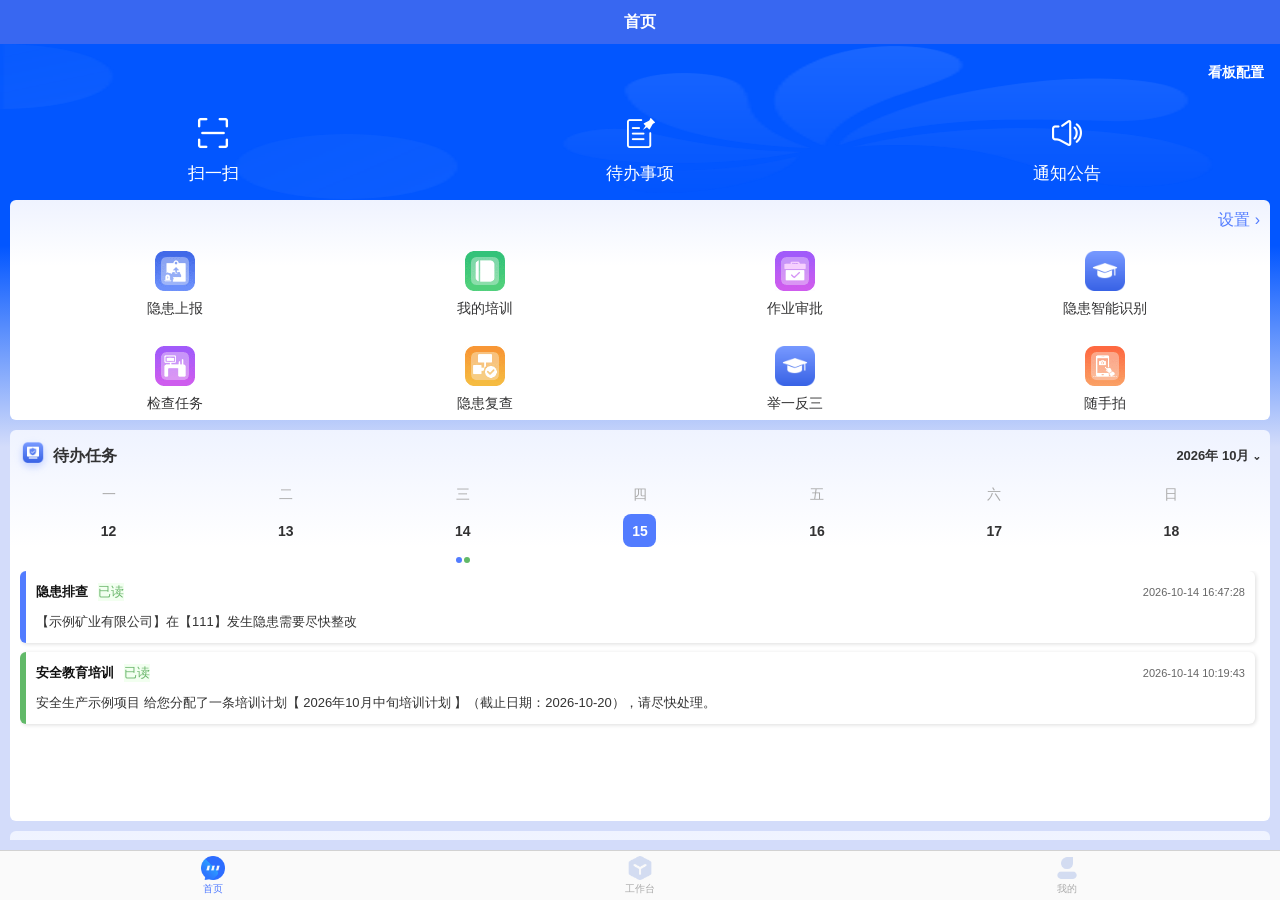
<file: index.html>
<!doctype html>
<html lang="zh-CN"><head><meta charset="UTF-8"><meta name="viewport" content="width=device-width, initial-scale=1, viewport-fit=cover"><title>首页</title><link rel="stylesheet" href="styles/global.css"><link rel="stylesheet" href="styles/home.css"><link rel="stylesheet" href="styles/me.css"></head><body data-entry="home"><div id="app"></div><script type="module" src="modules/home.js"></script></body></html>
</file>
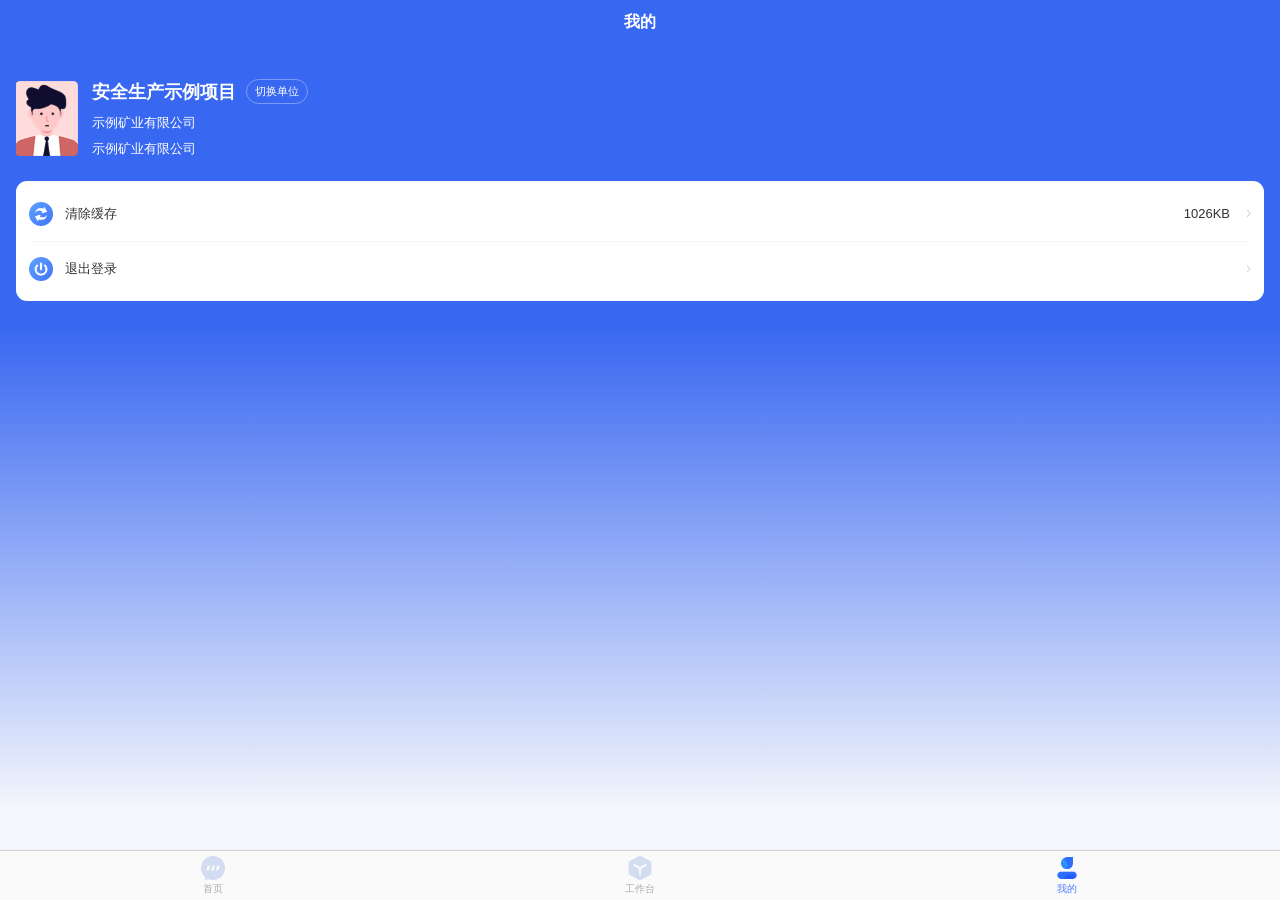
<file: pages/me.html>
<!doctype html>
<html lang="zh-CN"><head><meta charset="UTF-8"><meta name="viewport" content="width=device-width, initial-scale=1, viewport-fit=cover"><title>我的</title><link rel="stylesheet" href="../styles/global.css"><link rel="stylesheet" href="../styles/home.css"><link rel="stylesheet" href="../styles/me.css"></head><body data-entry="me"><div id="app"></div><script type="module" src="../modules/pages.js"></script></body></html>
</file>
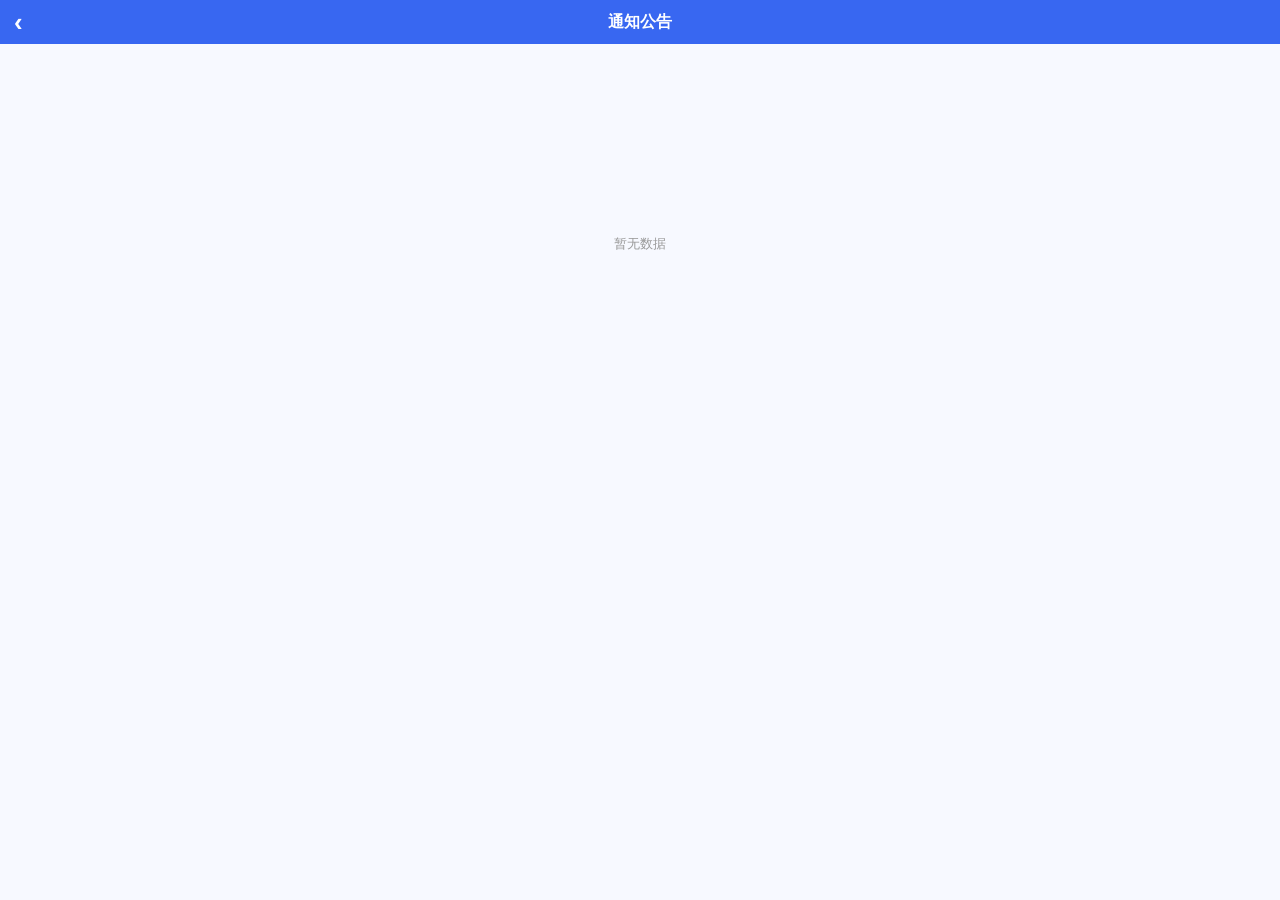
<file: pages/notices.html>
<!doctype html>
<html lang="zh-CN"><head><meta charset="UTF-8"><meta name="viewport" content="width=device-width, initial-scale=1, viewport-fit=cover"><title>通知公告</title><link rel="stylesheet" href="../styles/global.css"><link rel="stylesheet" href="../styles/home.css"><link rel="stylesheet" href="../styles/me.css"></head><body data-entry="notices"><div id="app"></div><script type="module" src="../modules/pages.js"></script></body></html>
</file>
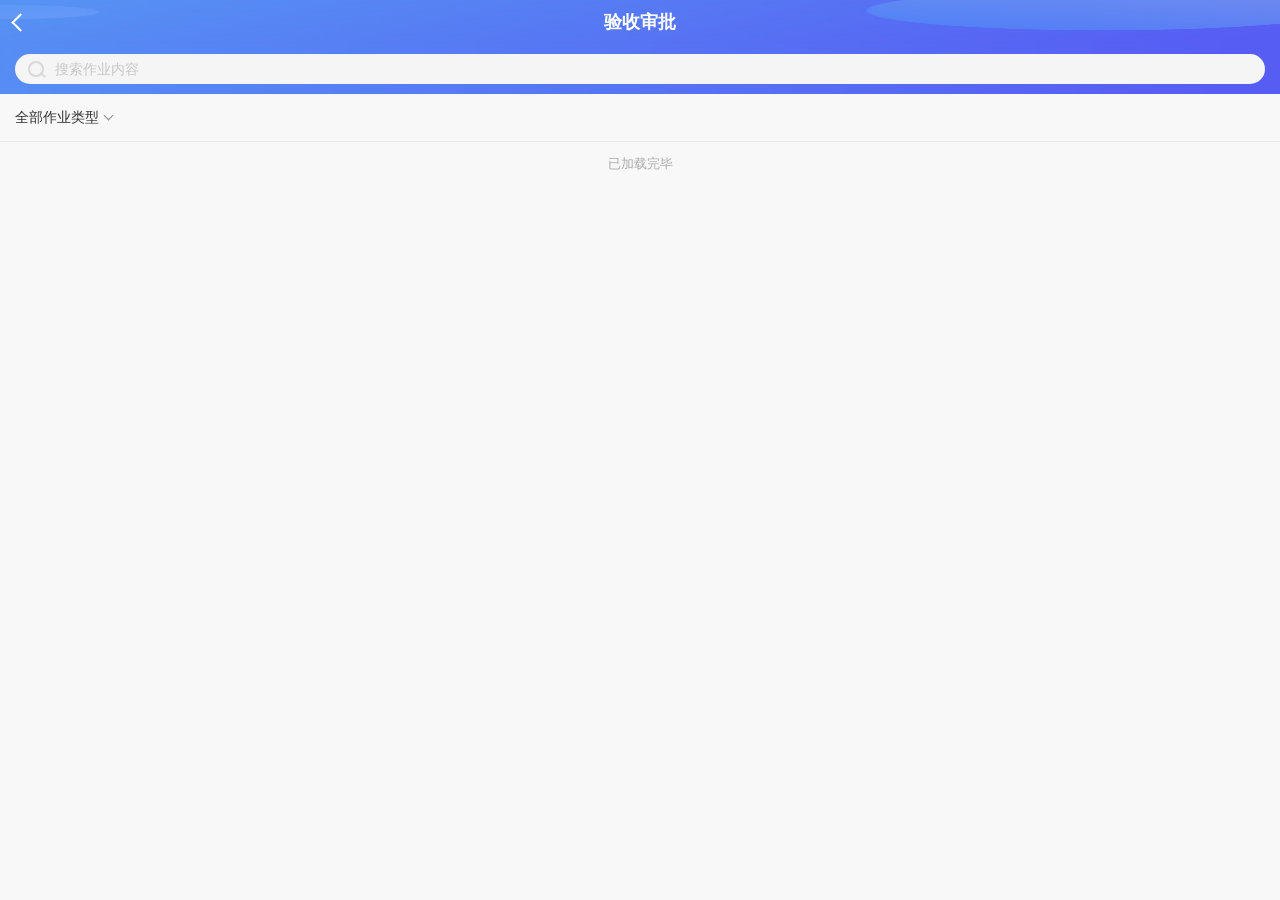
<file: pages/operation-acceptance.html>
<!doctype html><html lang="zh-CN"><head><meta charset="utf-8"><meta name="viewport" content="width=device-width,initial-scale=1,viewport-fit=cover"><title>安全作业管理</title><link rel="stylesheet" href="../styles/operation.css"></head><body data-page="todo" data-type="acceptance"><div id="app"></div><script type="module" src="../modules/operation.js"></script></body></html>
</file>
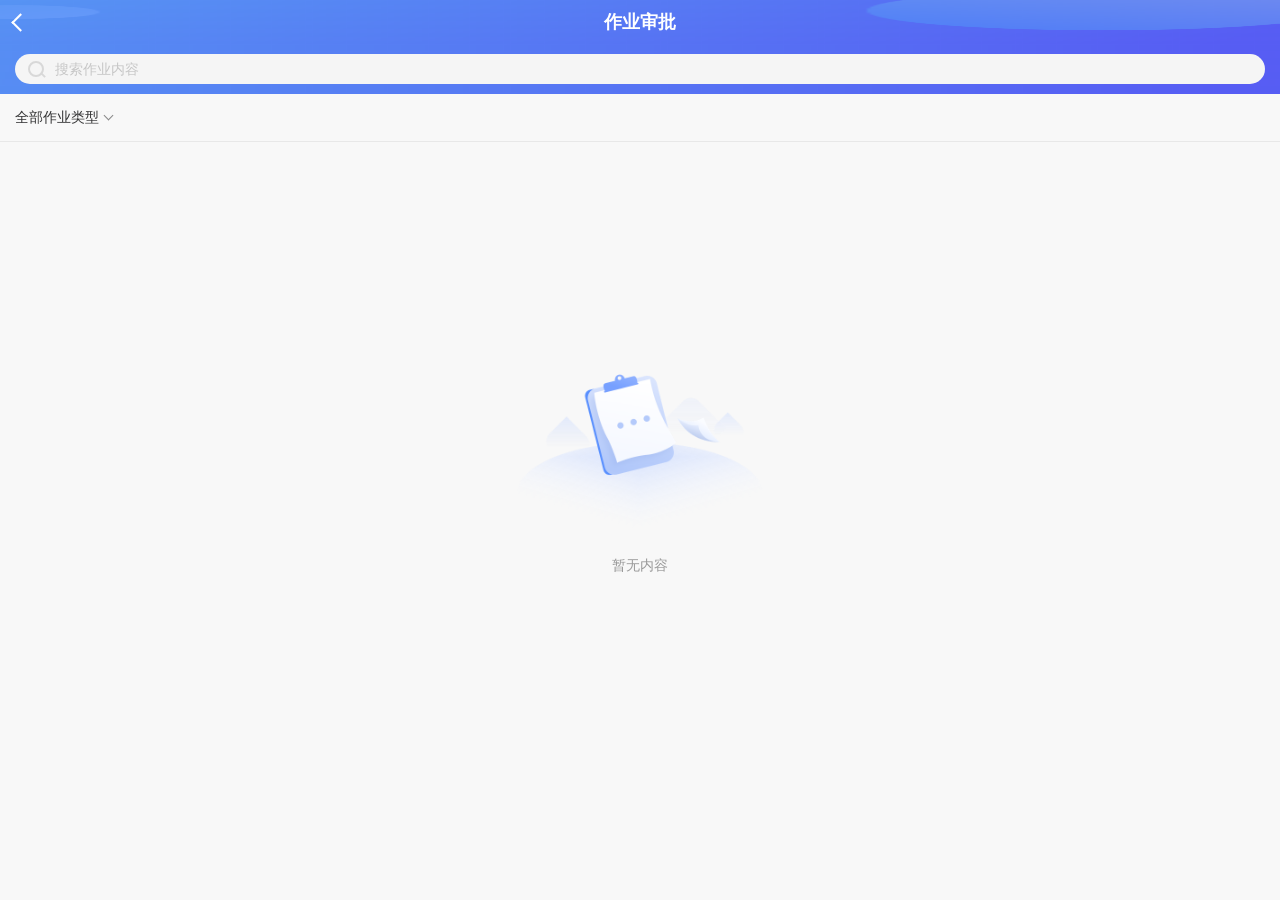
<file: pages/operation-approval.html>
<!doctype html><html lang="zh-CN"><head><meta charset="utf-8"><meta name="viewport" content="width=device-width,initial-scale=1,viewport-fit=cover"><title>安全作业管理</title><link rel="stylesheet" href="../styles/operation.css"></head><body data-page="todo" data-type="approval"><div id="app"></div><script type="module" src="../modules/operation.js"></script></body></html>
</file>
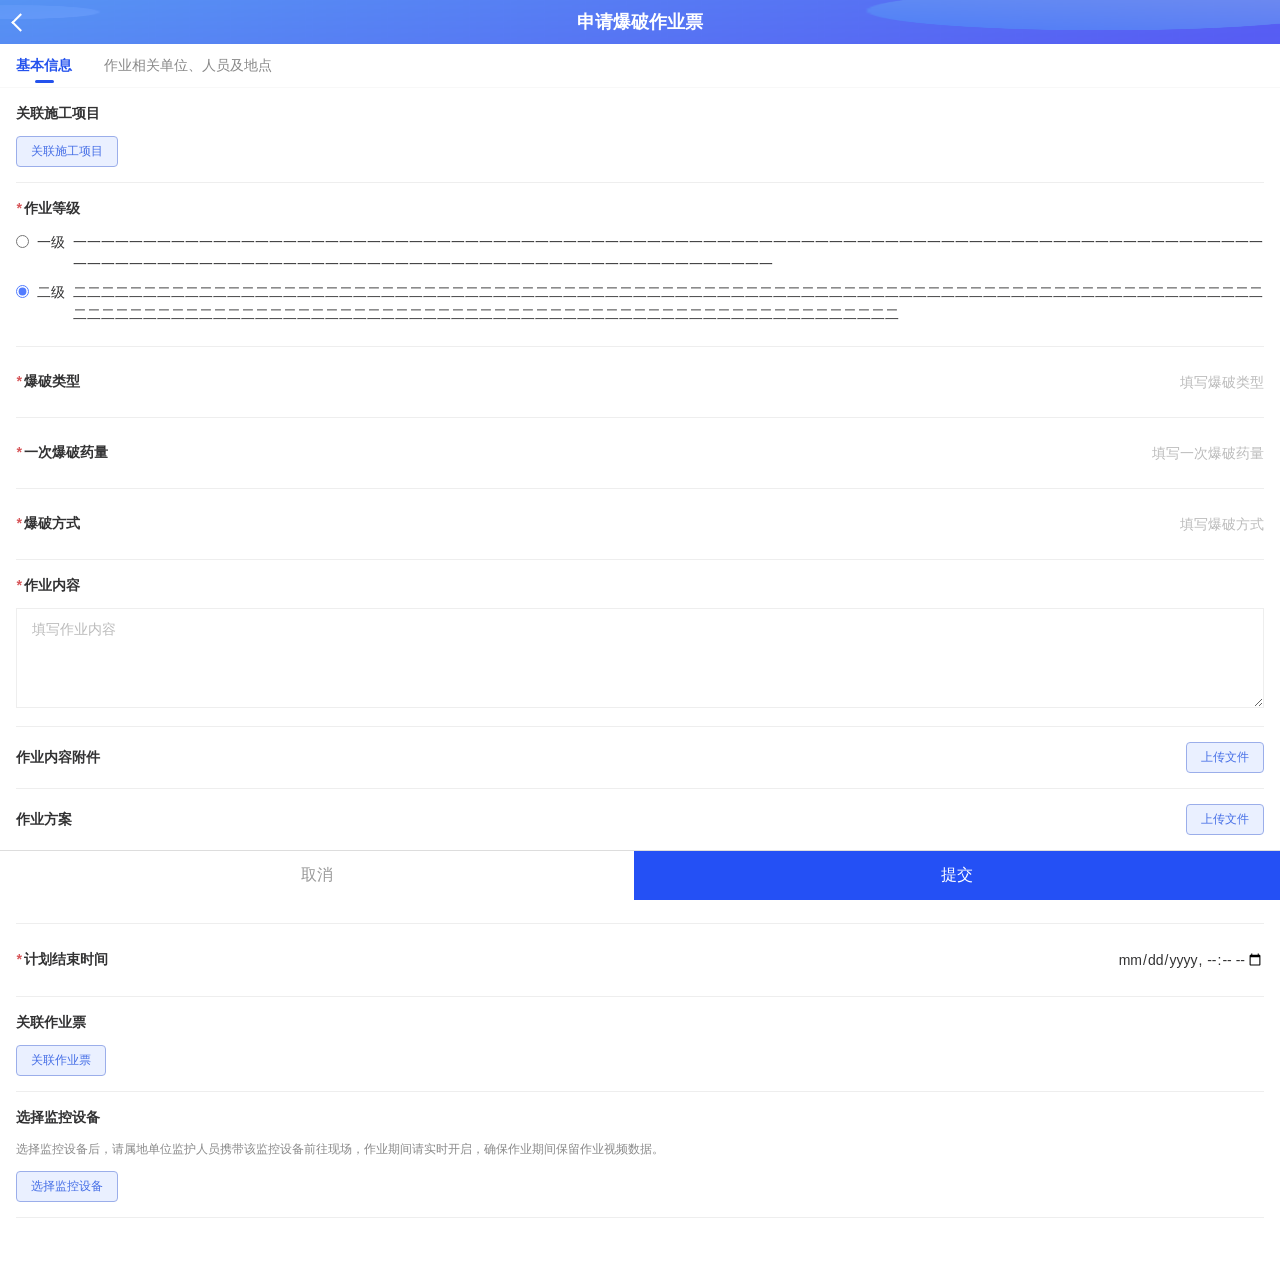
<file: pages/operation-blasting-apply.html>
<!doctype html><html lang="zh-CN"><head><meta charset="utf-8"><meta name="viewport" content="width=device-width,initial-scale=1,viewport-fit=cover"><title>爆破作业</title><link rel="stylesheet" href="../styles/operation.css"></head><body data-page="apply" data-type="blasting"><div id="app"></div><script type="module" src="../modules/operation.js"></script></body></html>
</file>
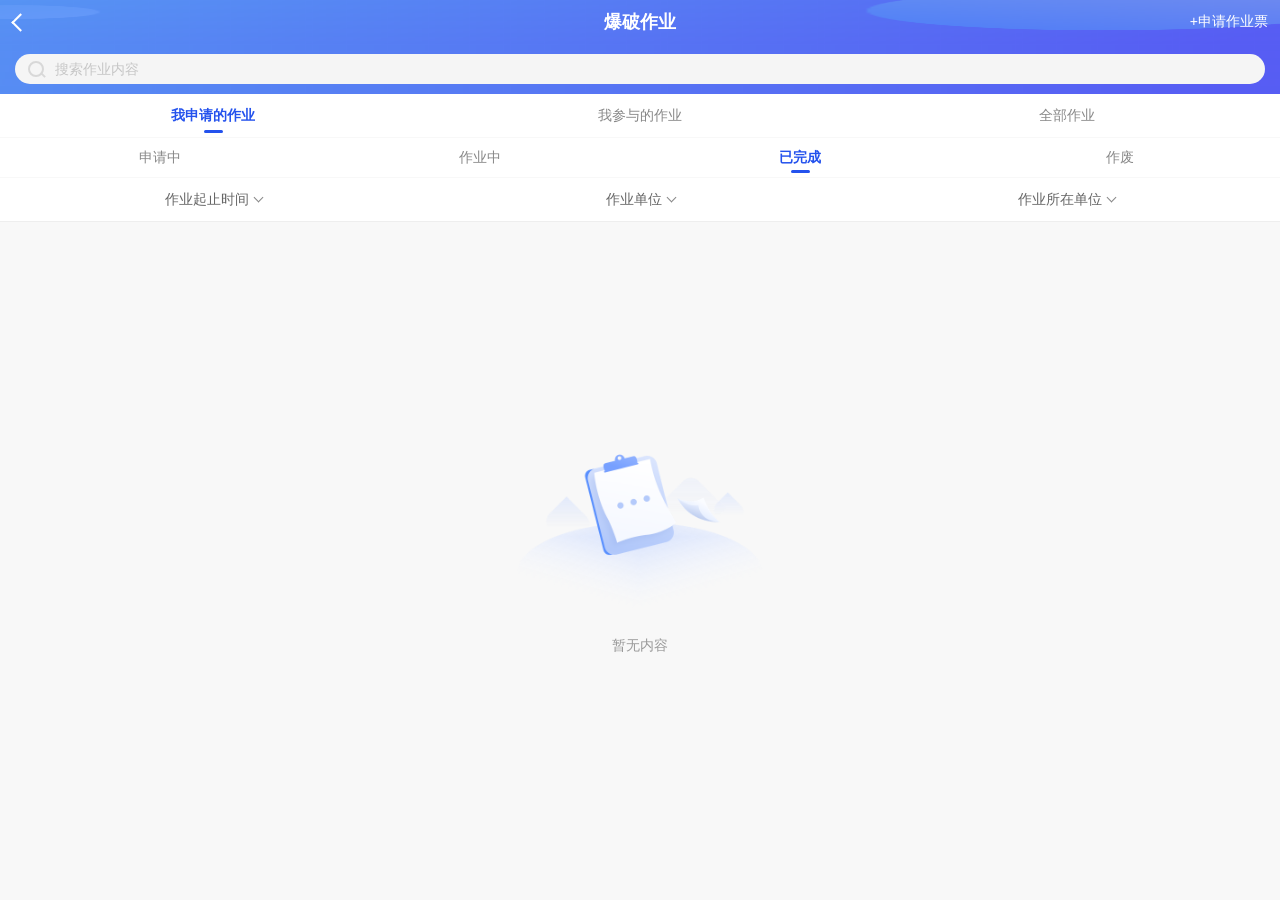
<file: pages/operation-blasting-list.html>
<!doctype html><html lang="zh-CN"><head><meta charset="utf-8"><meta name="viewport" content="width=device-width,initial-scale=1,viewport-fit=cover"><title>爆破作业</title><link rel="stylesheet" href="../styles/operation.css"></head><body data-page="list" data-type="blasting"><div id="app"></div><script type="module" src="../modules/operation.js"></script></body></html>
</file>
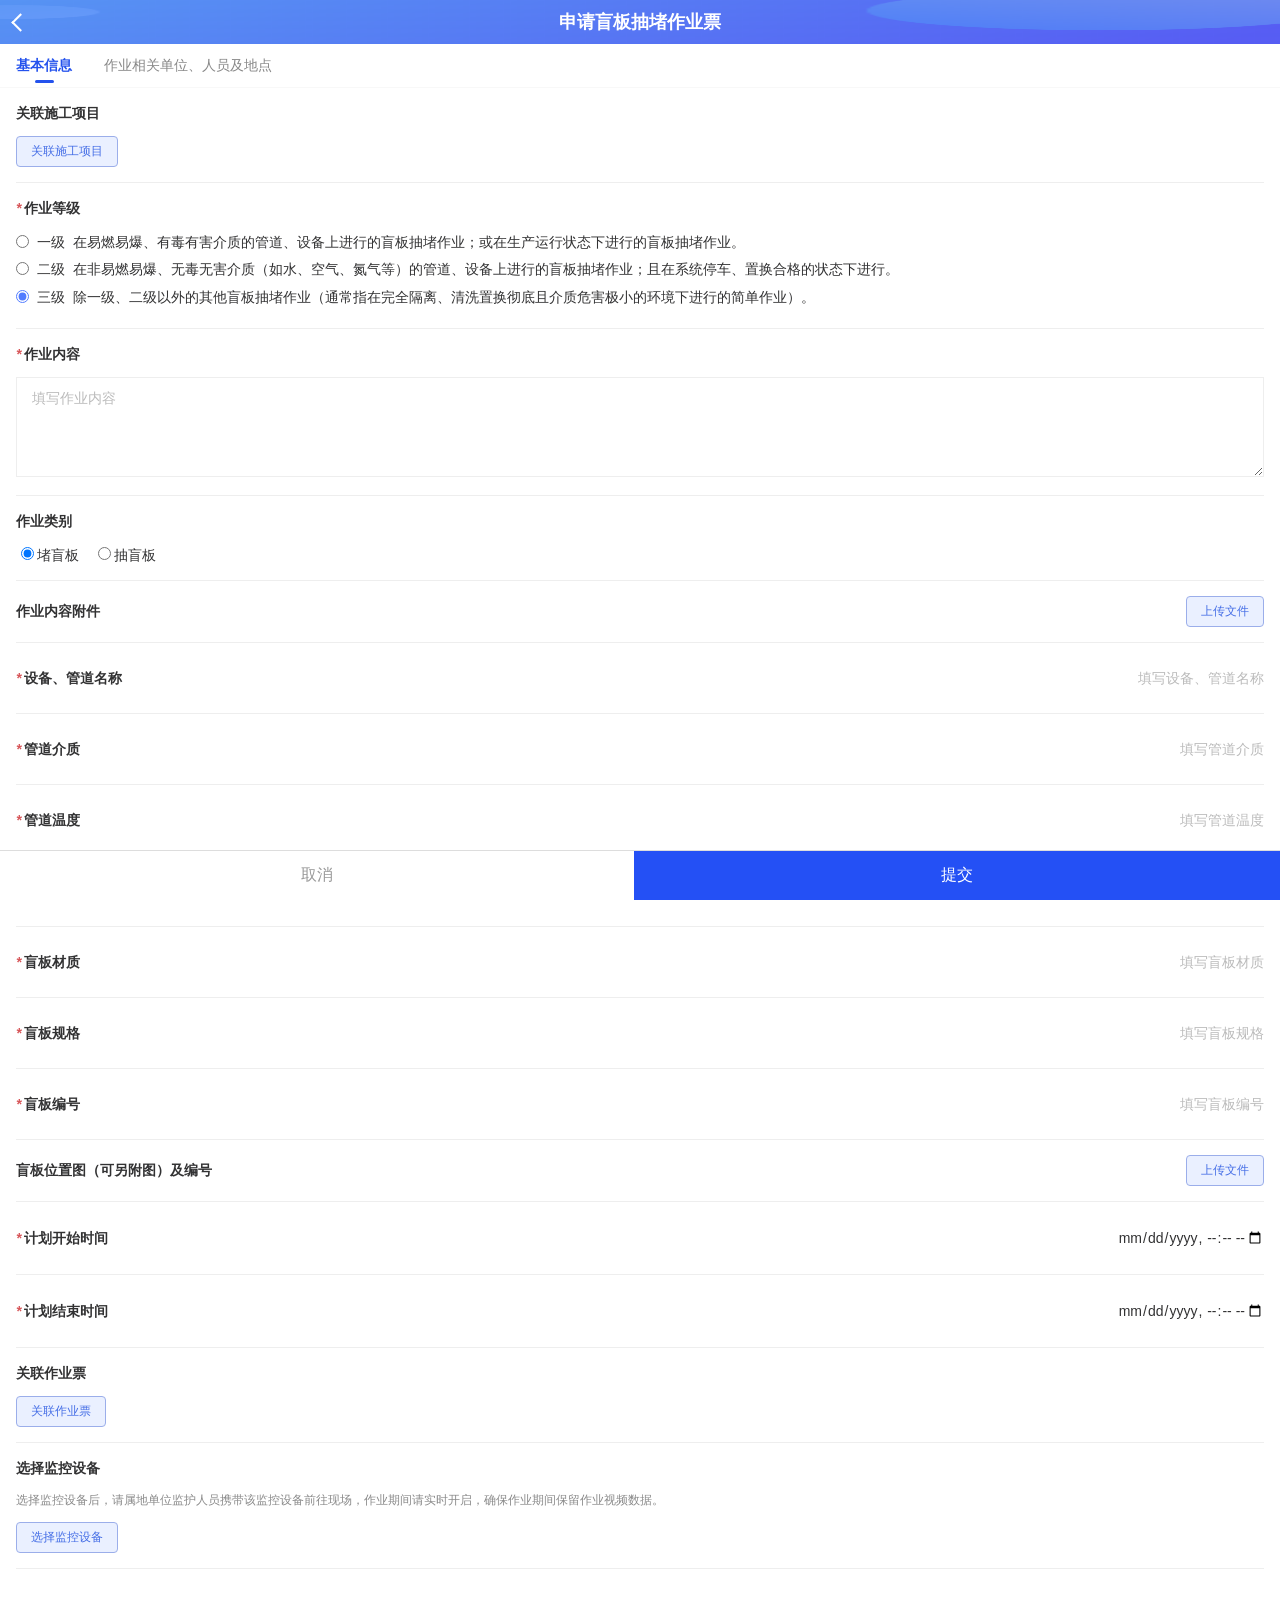
<file: pages/operation-blind-apply.html>
<!doctype html><html lang="zh-CN"><head><meta charset="utf-8"><meta name="viewport" content="width=device-width,initial-scale=1,viewport-fit=cover"><title>盲板抽堵作业</title><link rel="stylesheet" href="../styles/operation.css"></head><body data-page="apply" data-type="blind"><div id="app"></div><script type="module" src="../modules/operation.js"></script></body></html>
</file>
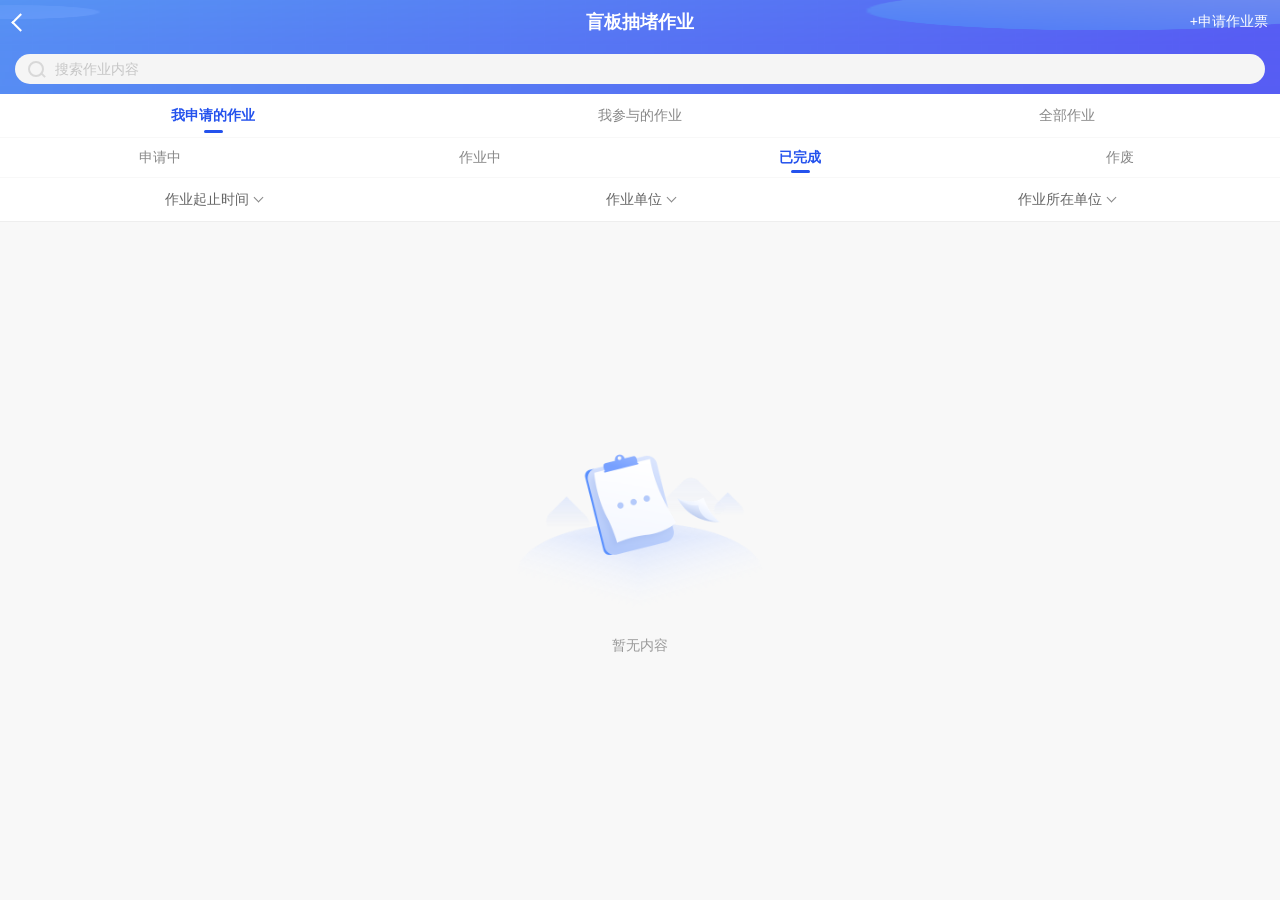
<file: pages/operation-blind-list.html>
<!doctype html><html lang="zh-CN"><head><meta charset="utf-8"><meta name="viewport" content="width=device-width,initial-scale=1,viewport-fit=cover"><title>盲板抽堵作业</title><link rel="stylesheet" href="../styles/operation.css"></head><body data-page="list" data-type="blind"><div id="app"></div><script type="module" src="../modules/operation.js"></script></body></html>
</file>
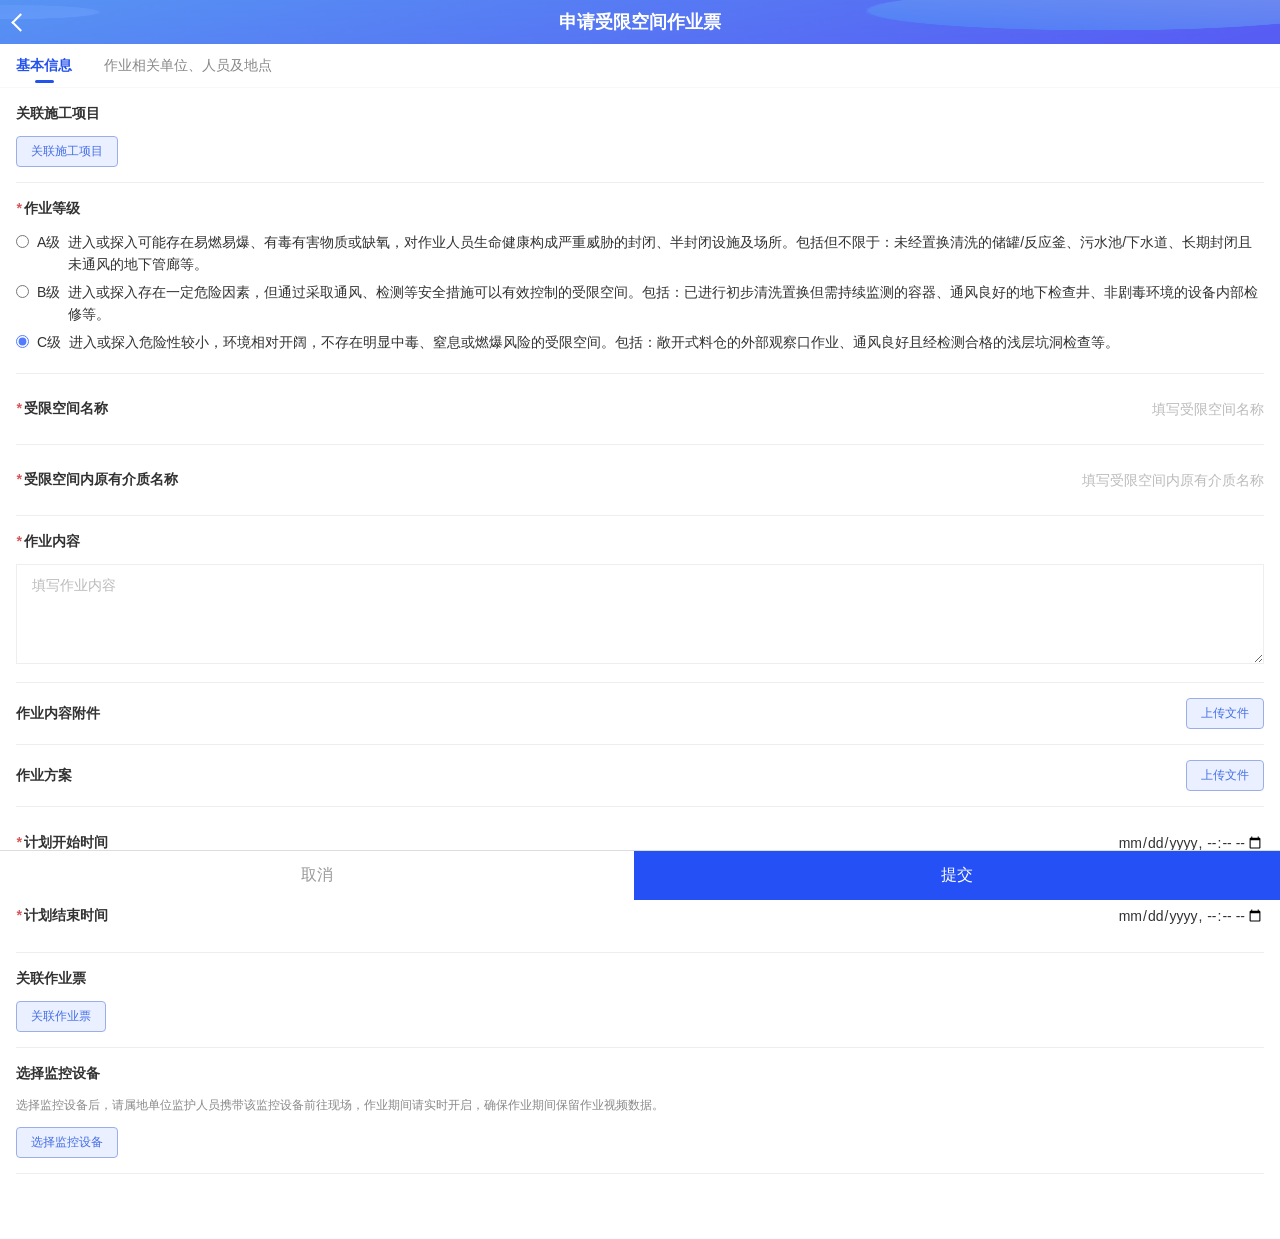
<file: pages/operation-confined-apply.html>
<!doctype html><html lang="zh-CN"><head><meta charset="utf-8"><meta name="viewport" content="width=device-width,initial-scale=1,viewport-fit=cover"><title>受限空间作业</title><link rel="stylesheet" href="../styles/operation.css"></head><body data-page="apply" data-type="confined"><div id="app"></div><script type="module" src="../modules/operation.js"></script></body></html>
</file>
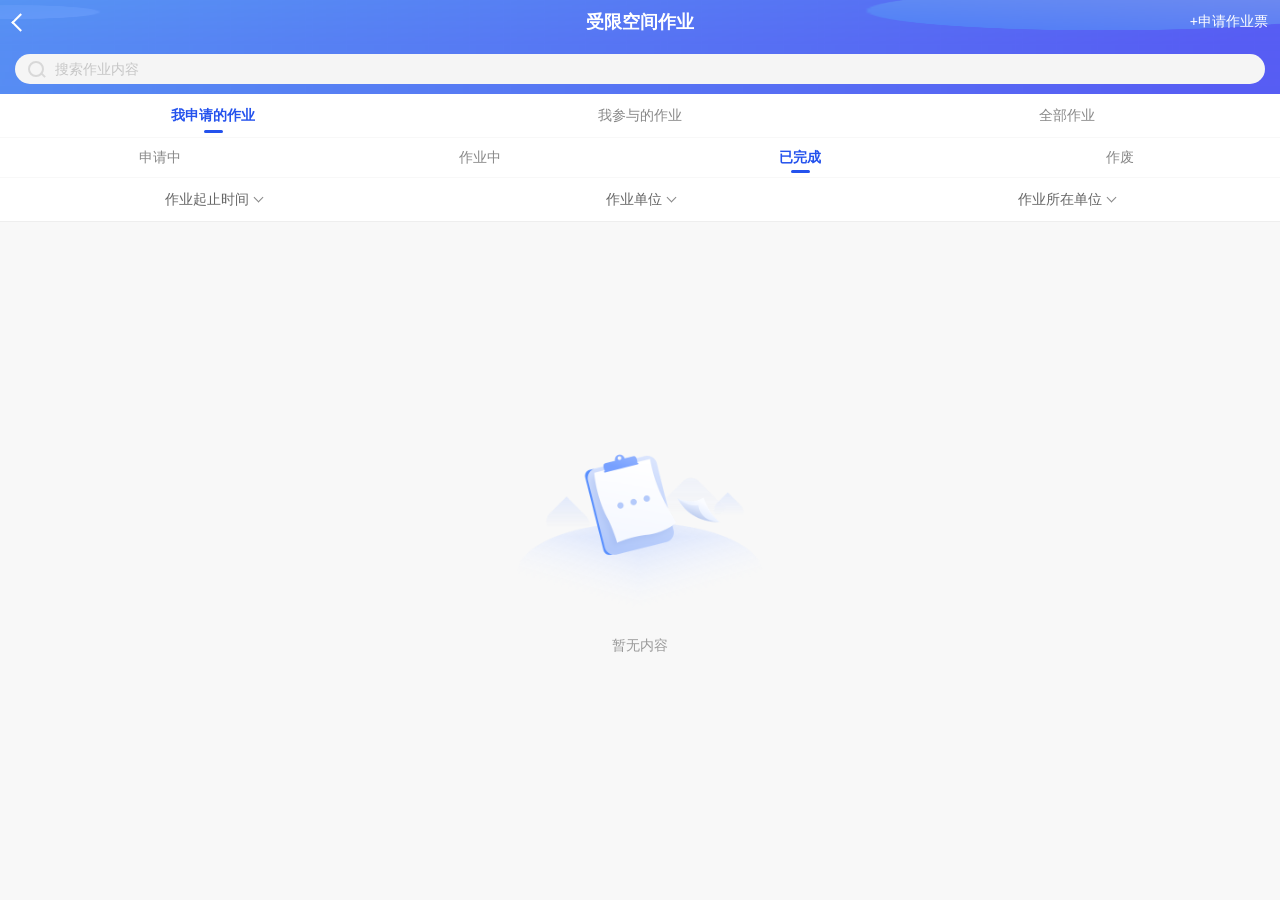
<file: pages/operation-confined-list.html>
<!doctype html><html lang="zh-CN"><head><meta charset="utf-8"><meta name="viewport" content="width=device-width,initial-scale=1,viewport-fit=cover"><title>受限空间作业</title><link rel="stylesheet" href="../styles/operation.css"></head><body data-page="list" data-type="confined"><div id="app"></div><script type="module" src="../modules/operation.js"></script></body></html>
</file>
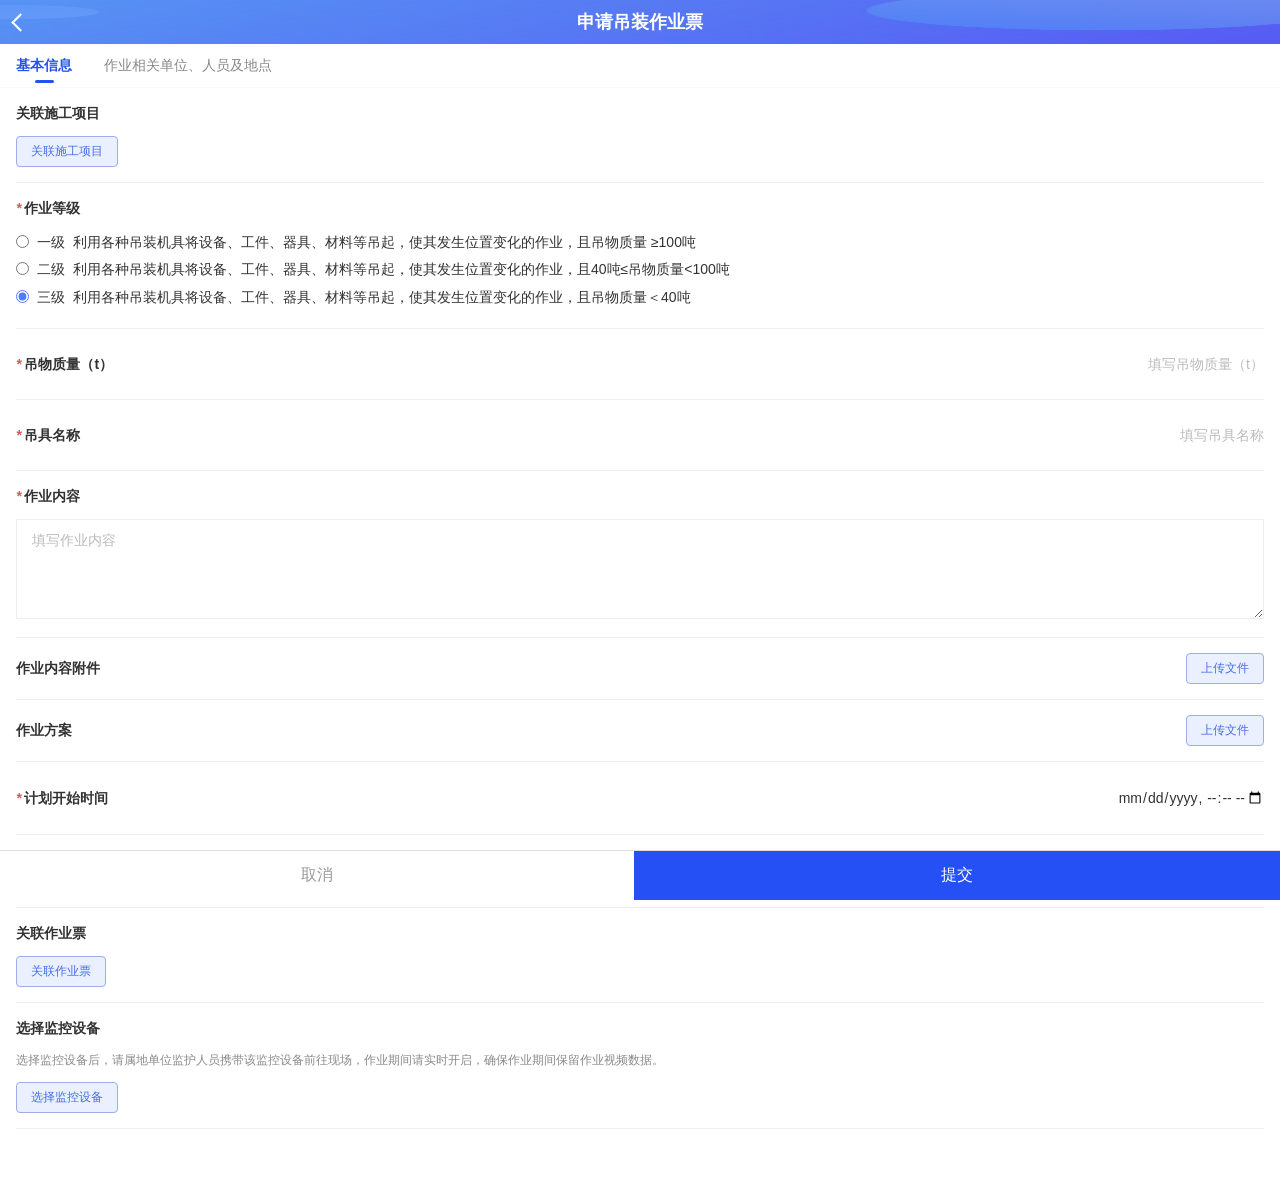
<file: pages/operation-crane-apply.html>
<!doctype html><html lang="zh-CN"><head><meta charset="utf-8"><meta name="viewport" content="width=device-width,initial-scale=1,viewport-fit=cover"><title>吊装作业</title><link rel="stylesheet" href="../styles/operation.css"></head><body data-page="apply" data-type="crane"><div id="app"></div><script type="module" src="../modules/operation.js"></script></body></html>
</file>
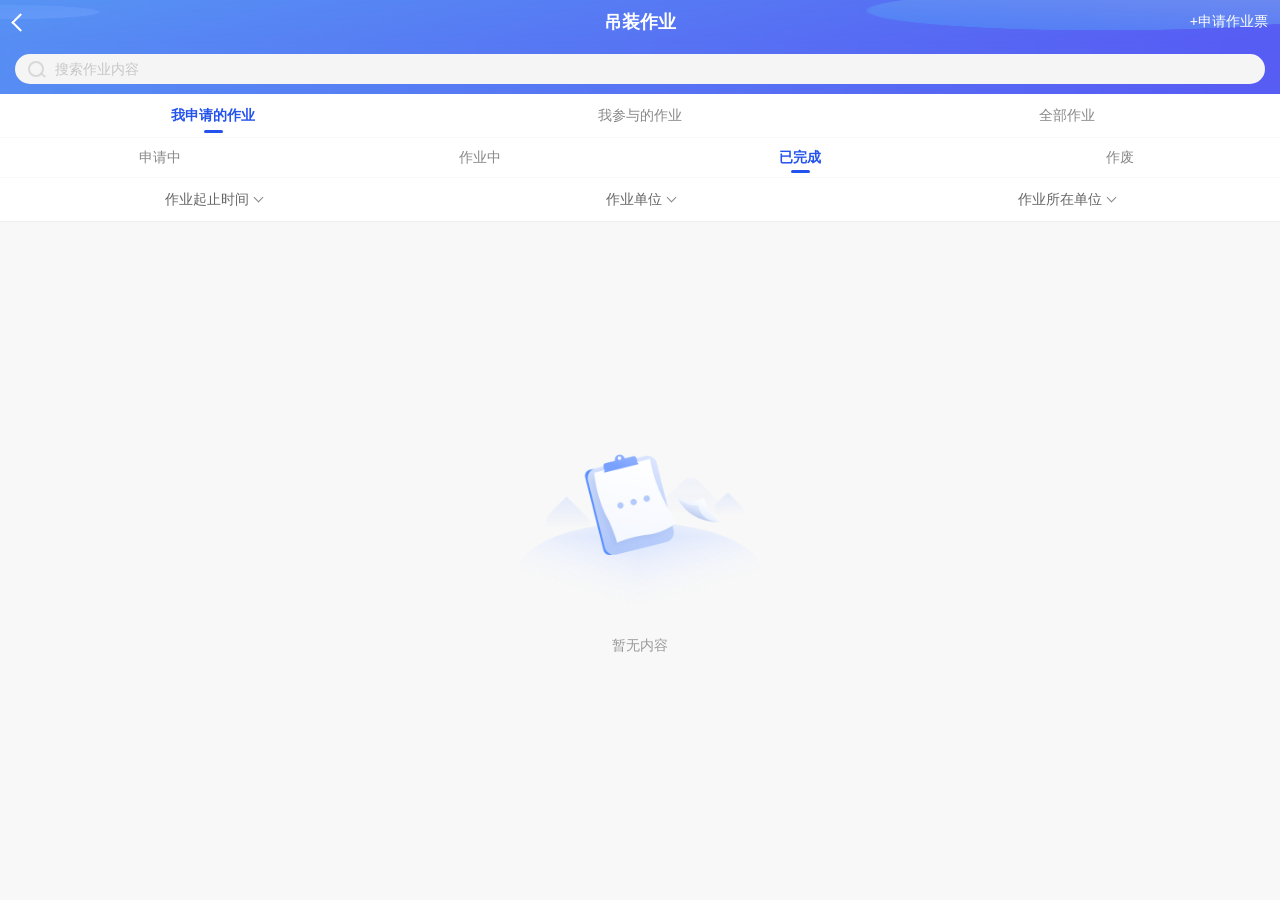
<file: pages/operation-crane-list.html>
<!doctype html><html lang="zh-CN"><head><meta charset="utf-8"><meta name="viewport" content="width=device-width,initial-scale=1,viewport-fit=cover"><title>吊装作业</title><link rel="stylesheet" href="../styles/operation.css"></head><body data-page="list" data-type="crane"><div id="app"></div><script type="module" src="../modules/operation.js"></script></body></html>
</file>
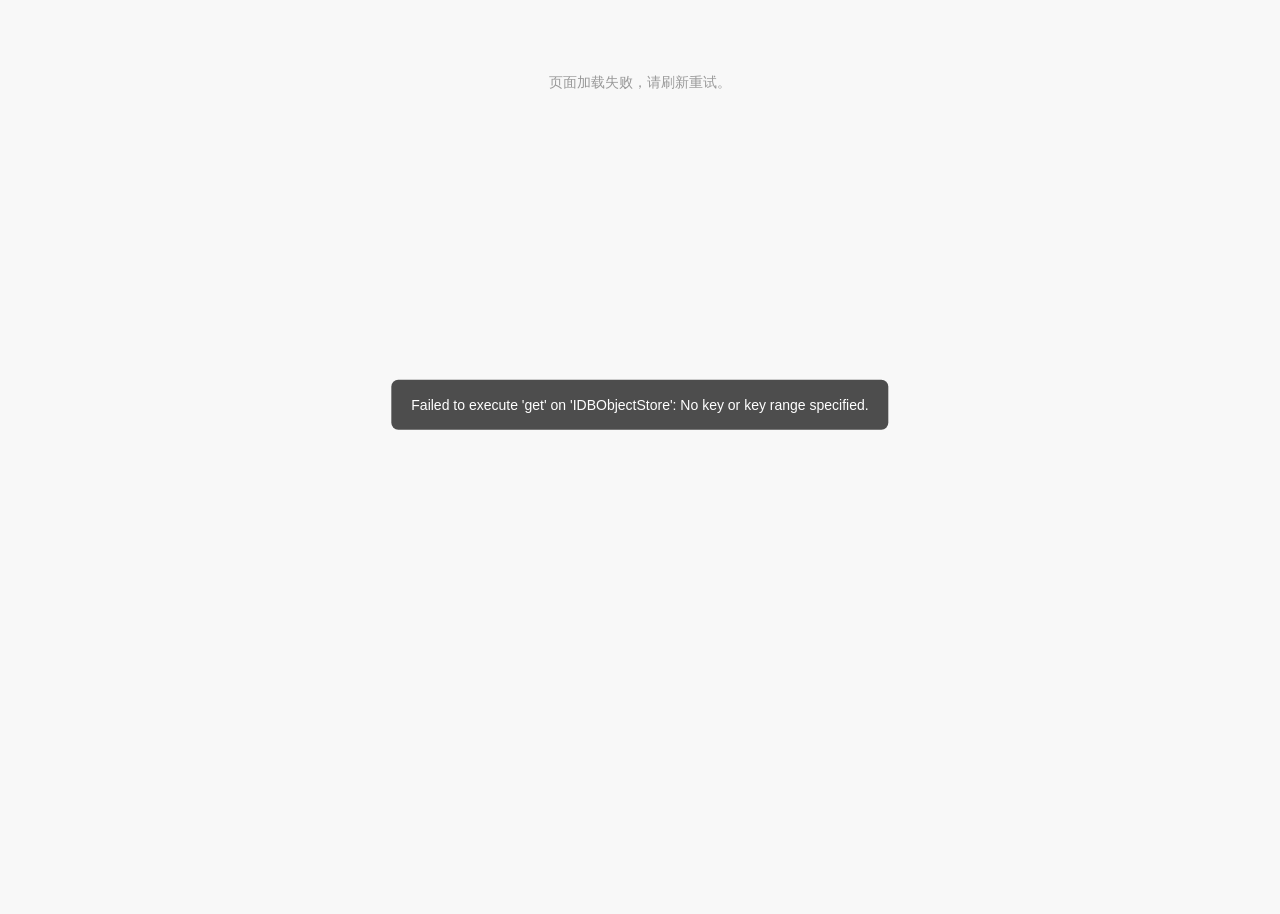
<file: pages/operation-detail.html>
<!doctype html><html lang="zh-CN"><head><meta charset="utf-8"><meta name="viewport" content="width=device-width,initial-scale=1,viewport-fit=cover"><title>安全作业管理</title><link rel="stylesheet" href="../styles/operation.css"></head><body data-page="detail" data-type="detail"><div id="app"></div><script type="module" src="../modules/operation.js"></script></body></html>
</file>
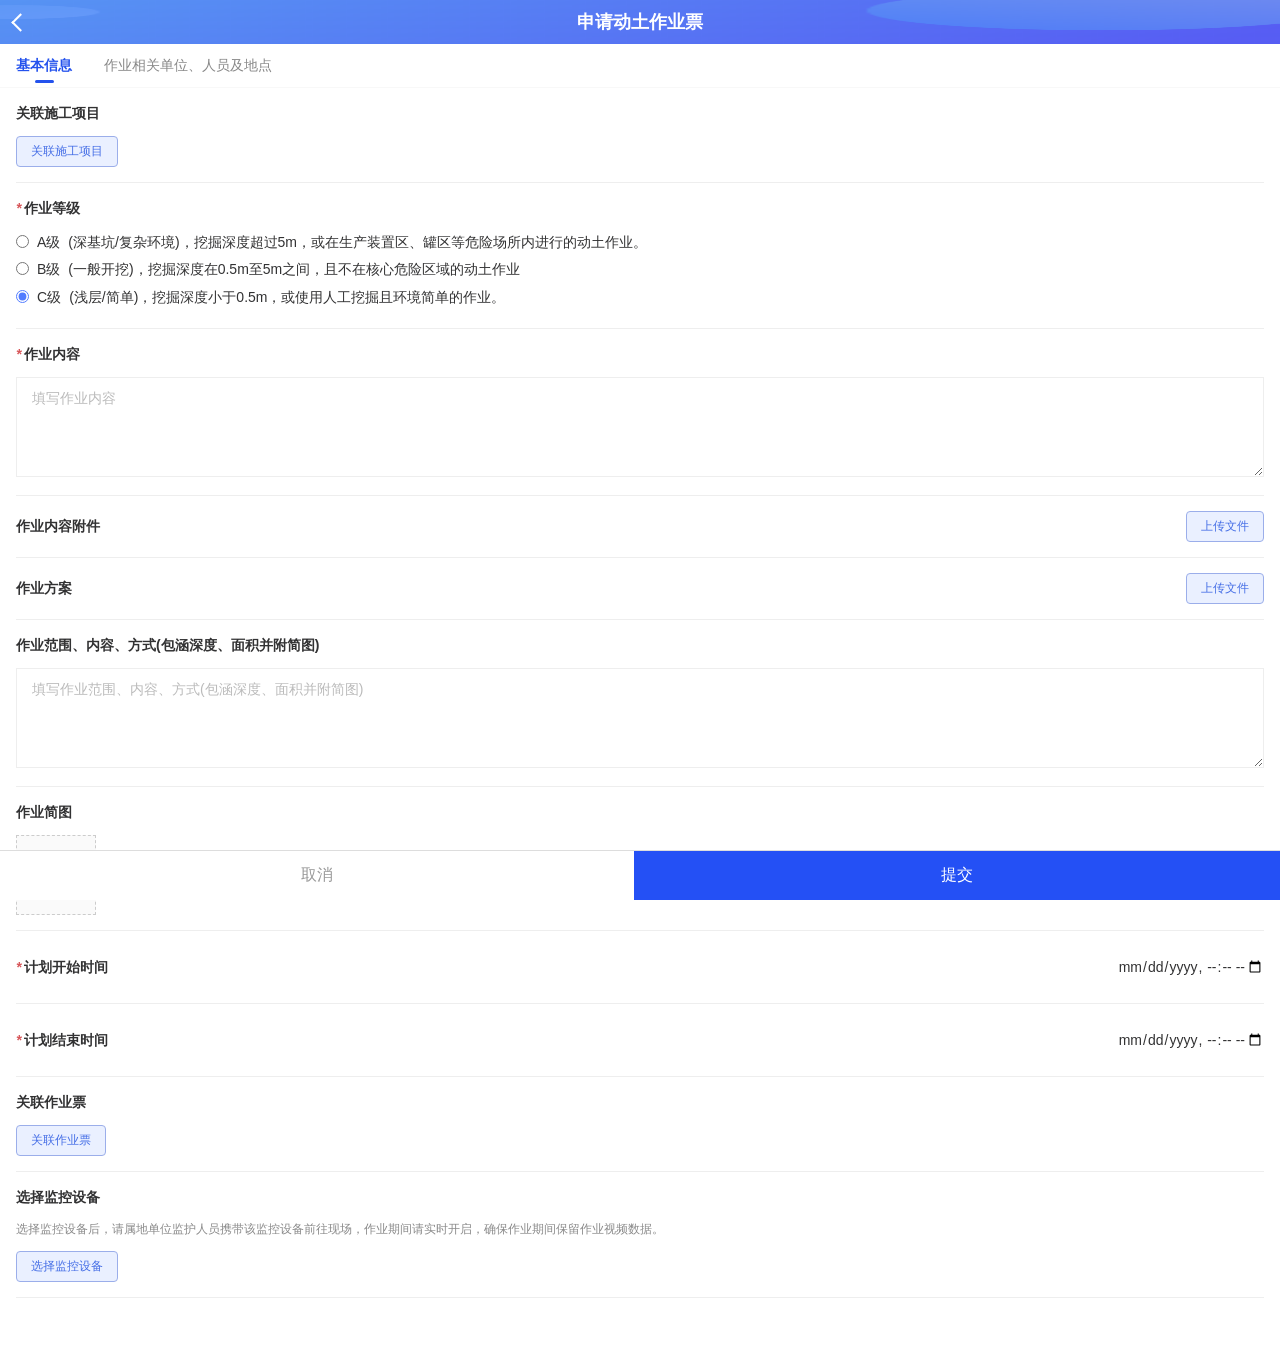
<file: pages/operation-earth-apply.html>
<!doctype html><html lang="zh-CN"><head><meta charset="utf-8"><meta name="viewport" content="width=device-width,initial-scale=1,viewport-fit=cover"><title>动土作业</title><link rel="stylesheet" href="../styles/operation.css"></head><body data-page="apply" data-type="earth"><div id="app"></div><script type="module" src="../modules/operation.js"></script></body></html>
</file>
<file: styles/global.css>
@import './tokens.css';@import './reference-assets.css';
*{box-sizing:border-box}body{margin:0;background:#f7f9ff}button,input,select{font:inherit}button,a{-webkit-tap-highlight-color:transparent}button{border:0;background:none;color:inherit;padding:0;cursor:pointer}a{color:inherit;text-decoration:none}button:focus-visible,a:focus-visible{outline:2px solid #527cff;outline-offset:3px}img{object-fit:contain;vertical-align:middle}#app{height:100dvh;display:flex;flex-direction:column}.app-header{height:44px;flex-shrink:0;background:#3867f1;color:#fff;display:flex;align-items:center;justify-content:center;font-weight:700;font-size:16px;z-index:3}.app-header.light{background:#eff3ff;color:#111}#content{flex:1;min-height:0;overflow:auto}.tabbar{height:50px;flex-shrink:0;display:flex;align-items:center;background:#fafafa;border-top:1px solid #d2d2d2;z-index:9;padding-bottom:env(safe-area-inset-bottom)}.tabbar a{flex:1;display:flex;align-items:center;flex-direction:column;gap:2px;font-size:10px;color:#aaa}.tabbar img{width:24px;height:24px}.tabbar .active{color:#527cff}.blue{color:#0256ff}.shade{position:fixed;inset:44px 0 0;background:rgba(0,0,0,.65);z-index:20}.sheet{position:fixed;bottom:50px;left:0;right:0;background:white;z-index:21;max-height:calc(100dvh - 94px);border-radius:7px 7px 0 0;display:flex;flex-direction:column}.sheet-header{display:flex;justify-content:space-between;align-items:center;height:54px;flex-shrink:0;padding:0 16px;border-bottom:1px solid #f4f4f4}.sheet-header button{font-size:14px;color:#999}.sheet-header .blue{color:#0256ff}.sheet-body{padding:14px;overflow:auto;flex:1}.empty{display:flex;align-items:center;justify-content:center;min-height:150px;font-size:13px;color:#999}.confirm{position:fixed;z-index:22;width:300px;top:50%;left:50%;transform:translate(-50%,-50%);background:white;border-radius:12px;text-align:center;overflow:hidden}.confirm h3{font-size:17px;margin:25px 20px 14px}.confirm p{font-size:14px;color:#777;margin:12px 20px 24px}.confirm>div{display:flex;border-top:1px solid #eee}.confirm button{flex:1;height:48px}.confirm button+button{border-left:1px solid #eee}#toast{position:fixed;z-index:40;left:50%;top:45%;transform:translate(-50%,-50%);padding:12px 20px;border-radius:7px;background:#000b;color:#fff;font-size:14px;display:none;max-width:85%;text-align:center}#toast.show{display:block}.page-back{position:absolute;left:14px;font-size:26px;line-height:35px}.generic{padding:16px}.generic-card{padding:20px;background:white;border-radius:8px}.generic-card h2{font-size:18px}.generic-card p{font-size:14px;color:#888;line-height:1.8}.primary-button{display:block;background:#527cff;color:white;border-radius:7px;padding:12px;text-align:center;margin:20px 0}.section{background:var(--card-bg);border-radius:6px;padding:10px;margin-bottom:10px;overflow:hidden}.section-title{display:flex;align-items:center;gap:8px;font-size:16px;font-weight:700;margin:4px 0 18px;min-height:24px}.section-title .more{margin-left:auto;font-size:14px;font-weight:400;color:#0256ff}.title-icon{width:24px;height:24px;background:linear-gradient(#96a8ff,#4161dc);border:2px solid #a6b7ff;border-radius:5px;box-shadow:0 2px 5px #a9b9ff;display:inline-flex;align-items:center;justify-content:center;color:#fff;font-size:14px}.section-title>img{width:24px;height:24px}.grid4{display:grid;grid-template-columns:repeat(4,minmax(0,1fr));gap:22px 4px}.app-icon{display:flex;flex-direction:column;align-items:center;gap:9px;text-align:center;font-size:14px;line-height:1.2;min-width:0}.app-icon img{width:40px;height:40px}.app-icon span{max-width:100%;overflow-wrap:anywhere}
</file>
<file: styles/home.css>
.home{display:flex;flex-direction:column;height:100%;background:linear-gradient(180deg,#0256ff 25%,#d3dcfa 50%);padding-bottom:10px}.hero{flex-shrink:0;height:156px;background:url('../assets/banner-bg-KZs9dUXg.png') center top/100% 155px no-repeat;position:relative;color:white}.board-config{position:absolute;right:16px;top:20px;font-size:14px;font-weight:600}.hero-grid{position:absolute;bottom:15px;display:grid;grid-template-columns:repeat(3,1fr);width:100%}.hero-grid button,.hero-grid a{display:flex;flex-direction:column;align-items:center;gap:10px;font-size:17px;color:white}.hero-icon{width:38px;height:38px;background-size:contain!important}.home-scroll{flex:1;min-height:0;overflow:auto;padding:0 10px 10px;scrollbar-width:auto;scrollbar-color:#ccc #fafafa}.shortcuts{height:220px;display:flex;flex-direction:column}.shortcut-setting{text-align:right;margin-bottom:20px;color:#527cff;font-size:16px}.shortcut-list{overflow:auto;flex:1;padding:0 2px 12px}.shortcut-list .grid4{row-gap:29px}.shortcuts .app-icon{font-size:14px}.todo{height:391px}.todo .section-title{margin-bottom:18px}.month{font-size:13px;margin-left:auto;font-weight:600}.week{display:grid;grid-template-columns:repeat(7,1fr);text-align:center;margin-bottom:9px}.day{display:flex;flex-direction:column;align-items:center;gap:10px;font-size:14px;font-weight:700}.day .weekday{font-weight:400;color:#aaa}.day .date{width:33px;height:33px;border-radius:8px;display:flex;align-items:center;justify-content:center}.day.selected .date{background:#527cff;color:#fff}.day .dot{height:5px;display:flex;gap:2px}.day .dot:empty{visibility:hidden}.day i{width:6px;height:6px;border-radius:50%;background:#527cff}.day i+i{background:#61b968}.task-list{height:222px;overflow:auto;padding-right:5px}.task-card{display:block;border-left:6px solid var(--task-color);border-radius:6px;box-shadow:1px 1px 4px #ddd;background:#fff;margin-bottom:9px;padding:12px 10px;font-size:13px;overflow:hidden}.task-meta{display:flex;align-items:center;gap:10px;white-space:nowrap;margin-bottom:12px}.task-meta b{color:#111}.read{color:#69b56a;background:#f2fff0}.task-meta time{margin-left:auto;font-size:11px;color:#666}.task-text{white-space:nowrap;overflow:hidden;text-overflow:ellipsis;color:#333}.scene-tabs{display:flex;border:1px solid #527cff;border-radius:4px;overflow:hidden;margin-bottom:12px;height:32px}.scene-tabs button{flex:1;color:#527cff;font-size:14px}.scene-tabs .active{background:#527cff;color:white}.statistics-heading{display:flex;justify-content:flex-end;font-size:13px;height:30px;margin-bottom:8px}.metric-grid{display:grid;grid-template-columns:repeat(2,1fr);gap:10px}.metric{height:70px;border-radius:3px;color:white;display:flex;flex-direction:column;justify-content:center;gap:8px;padding-left:20px;background:linear-gradient(#7e96fa,#536ff0);position:relative;overflow:hidden}.metric:after{content:'▤';position:absolute;right:12px;bottom:0;font-size:46px;color:#ffffff33}.metric strong{font-size:24px}.metric span{font-size:15px;max-width:92%}.metric.green{background:linear-gradient(#6dc6a4,#299c70)}.metric.orange{background:linear-gradient(#f4b16b,#e78b38)}.metric.yellow{background:linear-gradient(#e9cd68,#c1a232)}.metric.gray{background:linear-gradient(#c7c7c7,#999)}.metric.red{background:linear-gradient(#f17473,#d02d2c)}.duty-grid,.certificate-grid{display:grid;grid-template-columns:1fr 1fr;gap:10px}.stat-tile{background:#f1f4f9;text-align:center;min-height:80px;padding:15px 4px 8px;color:#4388e5;display:flex;flex-direction:column;gap:8px}.stat-tile strong{font-size:24px}.stat-tile span{font-size:12px}.stat-tile.wide{grid-column:1/-1}.stat-tile .inline{display:block;font-size:13px}.stat-tile .inline strong{font-size:24px}.table-title{font-size:15px;font-weight:600;margin:20px 0 10px}.table-head{display:flex;justify-content:space-around;background:#f4f6fb;padding:10px 3px;font-size:12px;gap:8px}.table-empty{height:150px;display:flex;align-items:center;justify-content:center;font-size:13px}.certificate{background:var(--card-bg);position:relative}.certificate-grid{background:url('../assets/emergency-card_bg-O7SmZNs8.png') right top/140px auto no-repeat}.cert-table{overflow:auto;margin-top:20px;height:45px}.cert-table .table-head{min-width:650px;background:#fff}.risk-switch{display:flex;align-items:center;font-size:12px;margin:4px 0 14px;white-space:nowrap}.risk-switch button{padding:5px;border:1px solid #ddd;background:#f6f6f6}.risk-switch .active{background:#527cff;color:white}.risk-switch span{margin-left:auto;color:#527cff}.risk-card{height:100px;border-radius:12px;margin:10px 0;background:#fff0f0;position:relative;padding:20px 18px 15px 35px;box-shadow:0 3px 9px #ddd;overflow:hidden;border-left:18px solid var(--risk-color)}.risk-card b{font-size:16px}.risk-card strong{float:right;font-size:23px}.risk-card p{font-size:12px;color:#888}.risk-card .arrow{color:var(--risk-color)}.config-row{padding:14px;border:1px solid #eee;font-size:14px;display:flex;justify-content:space-between;background:#fff}.tool-grid{display:grid;grid-template-columns:repeat(3,1fr);gap:10px;margin:15px 5px}.tool-choice{height:100px;background:#eff0f2;border-radius:5px;position:relative;display:flex;flex-direction:column;align-items:center;justify-content:center;gap:5px;font-size:14px}.tool-choice img{height:32px;width:32px}.tool-choice small{font-size:11px;color:#888}.tool-choice .toggle{position:absolute;right:7px;top:4px;color:#d34e4e;font-size:20px}.tool-choice.available .toggle{color:#888}.calendar-controls{display:flex;justify-content:space-between;margin-bottom:20px}.calendar-controls input{border:1px solid #eee;padding:8px}.calendar-grid{display:grid;grid-template-columns:repeat(7,1fr);gap:8px;text-align:center}.calendar-grid button{height:35px;border-radius:6px}.calendar-grid .active{color:#fff;background:#527cff}
.hero-icon{display:block}._homepage ._h_banner .h_grid uni-view{display:block}
.scene-toolbar{display:flex;align-items:center;margin:0 0 12px;gap:10px}.scene-tabs{border:0;margin:0;height:30px;flex:1;max-width:170px}.scene-tabs button{color:#333;padding:4px 10px;white-space:nowrap}.scene-tabs .active{background:#527cff;border-radius:3px;color:white}.statistics-heading{margin:0 0 0 auto;height:30px}.statistics-heading select{border:0;background:transparent;color:#333;font-size:13px;width:95px}.unit-table{display:block;overflow:auto}.unit-table .table-head{min-width:680px;background:white;white-space:nowrap;gap:25px}.title-icon{font-size:0;background:url('../assets/todoTaskIcon.png') center/46px 46px no-repeat;border:0;box-shadow:none}.section-title>img{width:46px;height:46px;margin:-11px -11px -11px -10px}.profile{padding-top:34px;padding-bottom:20px}.hero{background-size:100% 155px}
.empty-shortcut-icon{display:block;width:40px;height:40px}.empty-tool-icon{display:block;width:32px;height:32px}
</file>
<file: styles/me.css>
body[data-page=me] #content{background:linear-gradient(180deg,#3867f1 35%,#f4f6fc 95%)}.profile{display:flex;gap:14px;padding:35px 16px 23px;color:white;align-items:center}.avatar{width:62px;height:75px;object-fit:cover;border-radius:3px}.profile-name{display:flex;align-items:center;gap:10px;margin-bottom:10px;white-space:nowrap}.profile-name strong{font-size:18px}.switch-unit{border:1px solid #ffffff55;border-radius:15px;font-size:11px;padding:4px 8px}.profile p{font-size:13px;margin:8px 0 0}.account-actions{margin:0 16px;background:white;border-radius:11px;padding:5px 13px}.account-row{display:flex;align-items:center;width:100%;height:55px;gap:12px;font-size:13px;text-align:left}.account-row+.account-row{border-top:1px solid #f5f5f5}.account-row img{width:24px;height:24px}.account-row .right{margin-left:auto}.account-row .arrow{width:9px;height:15px}.work{padding:16px 10px}.work-banner{width:100%;display:block;aspect-ratio:2/1;object-fit:cover;border-radius:4px;margin-bottom:12px}.work-apps{background:white;padding:16px 16px 20px;gap:16px 5px}.work-apps .app-icon{font-size:13px;gap:8px}.work-apps img{width:50px;height:50px}.blank-icon{height:50px;width:50px;display:block}.work-apps .app-icon span{line-height:18px}.list-tabs{display:flex;border-bottom:1px solid #eee;background:white}.list-tabs button{padding:16px;flex:1;font-size:14px}.list-tabs .active{color:#527cff;border-bottom:2px solid #527cff}.list-content{padding:10px}.demo-note{font-size:12px;color:#999;text-align:center;padding:10px}.notification-empty{min-height:400px}.sheet .empty{height:140px;min-height:0}
.notification-layout{display:flex;min-height:calc(100dvh - 95px)}.notification-layout aside{width:70px;flex-shrink:0;background:#e8e8e8;padding-top:0}.notification-layout aside button{padding:17px 14px;text-align:left;width:100%;font-size:13px;line-height:19px;min-height:70px}.notification-layout aside button.active{background:#fff;color:#527cff}.notification-layout aside span{color:#d66b6b}.notification-layout #notification-items{flex:1;min-width:0;padding:0 15px;border-right:1px solid #ddd;margin-right:15px}.notification-item{display:block;padding:9px 0;border-bottom:1px solid #eee;font-size:13px;color:#111}.notification-item b{font-size:13px}.notification-item p{line-height:19px;margin:10px 0 6px}.notification-item time{font-size:12px}.notification-item .read,.notification-item .unread{margin-left:8px;font-size:12px}.unread{background:#fff4e4;color:#dd925b}.subsystem-icon{width:56px;height:56px}
.work{padding-top:10px}.work-banner{height:192px;aspect-ratio:auto;object-fit:fill}.work-apps{row-gap:15px;padding-bottom:15px}
</file>
<file: styles/operation.css>
@import url('./tokens.css');
:root{--op-blue:#2452ed;--op-bg:#f8f8f8;--op-border:#eee;font-family:Arial,'Microsoft YaHei','PingFang SC',sans-serif;font-size:14px;color:#323233}*{box-sizing:border-box}html,body{margin:0;min-height:100%;background:var(--op-bg)}button,input,textarea,select{font:inherit}button,a,input,textarea,select{-webkit-tap-highlight-color:transparent}button{cursor:pointer}button{color:inherit}a{color:inherit;text-decoration:none}button:disabled{opacity:.45;cursor:wait}button:focus-visible,a:focus-visible{outline:2px solid #527cff;outline-offset:3px}button{border:0;background:transparent}#app{min-height:100vh}.op-header{position:sticky;top:0;height:44px;z-index:20;display:flex;align-items:center;justify-content:center;background:#f8f9ff;font-size:18px;font-weight:600}.op-header.blue{color:#fff;background:#657be8 url('../assets/operation/work-bg.png') center top/100% 100%}.back{position:absolute;left:0;top:0;width:40px;height:44px;display:grid;place-items:center}.back:before{content:'';display:block;width:11px;height:11px;border-left:2px solid currentColor;border-bottom:2px solid currentColor;transform:rotate(45deg)}.header-action{position:absolute;right:12px;font-size:14px;font-weight:400}.menu{padding:0 16px 16px;background:linear-gradient(180deg,#dee8fe,rgba(226,235,254,.26));min-height:calc(100vh - 44px)}.op-banner{display:block;width:100%;height:auto;aspect-ratio:686/322;object-fit:fill;border-radius:12px;margin:0 0 16px}.menu-panel{background:white;border-radius:8px;padding:16px 0 8px;margin-bottom:16px}.menu-panel h2{font-size:16px;line-height:22px;margin:0 16px 20px;font-weight:600;display:flex;align-items:center;gap:7px}.menu-panel h2:before{content:'';height:15px;width:3px;border-radius:2px;background:#6578eb}.menu-grid{display:grid;grid-template-columns:repeat(4,minmax(0,1fr));row-gap:18px}.menu-item{display:flex;flex-direction:column;align-items:center;gap:10px;position:relative;font-size:12px;white-space:nowrap;min-width:0;padding-bottom:1px}.menu-item img{width:49px;height:49px}.menu-item .badge{position:absolute;top:-7px;left:calc(50% + 3px);min-width:29px;height:20px;line-height:20px;border-radius:8px;padding:0 6px;font-size:12px;background:#e9535d;color:white}.menu-panel:last-child{padding-bottom:16px}.search-band{background:#657be8 url('../assets/operation/work-bg.png') center bottom/100% auto;padding:10px 15px;height:50px;position:sticky;top:44px;z-index:19}.search-box{height:30px;position:relative}.search-box:before{content:'';position:absolute;left:13px;top:7px;width:12px;height:12px;border:2px solid #d8d8d8;border-radius:50%;pointer-events:none}.search-box:after{content:'';position:absolute;width:6px;height:2px;background:#d8d8d8;left:25px;top:20px;transform:rotate(45deg)}.search-box input{border:0;outline:0;border-radius:22px;background:#f5f5f5;width:100%;height:30px;padding:0 15px 0 40px;font-size:14px;color:#333}.search-box input::placeholder{color:#c6c6c6}.list-controls{position:sticky;top:94px;z-index:18;background:#fff}.tabs{display:flex;align-items:stretch;height:44px;background:#fff;border-bottom:1px solid #f8f8f8;overflow-x:auto;flex-shrink:0}.tabs button{position:relative;flex:1;white-space:nowrap;padding:0 14px;color:#888}.tabs button.active{font-weight:600;color:#2452ed}.tabs button.active:after{position:absolute;content:'';height:3px;width:19px;background:#2452ed;border-radius:3px;bottom:4px;left:calc(50% - 9px)}.tabs .count{position:absolute;top:4px;color:white;border-radius:10px;background:#e65c64;font-size:11px;font-weight:400;min-width:15px;line-height:16px;padding:0 3px;margin-left:0}.status-tabs{height:40px}.filters{display:flex;height:44px;align-items:center;border-bottom:1px solid #eee;background:#fff}.filters>button{font-size:14px;flex:1;padding:0 5px;white-space:nowrap;color:#666}.filters>button:after,.todo-filter:after{content:'';display:inline-block;width:6px;height:6px;transform:rotate(45deg);border-bottom:1px solid #888;border-right:1px solid #888;margin:0 0 3px 6px}.todo-filter{width:100%;text-align:left;height:48px;padding:0 15px;background:#f8f8f8;border-bottom:1px solid #e8e8e8}.ticket-list{padding:0 0 20px}.ticket{background:white;border-radius:8px;box-shadow:0 3px 7px #0000000b;margin:0 0 20px;overflow:hidden}.ticket-head{display:flex;justify-content:space-between;align-items:center;padding:15px 13px;border-bottom:1px solid #eee;gap:10px}.ticket-head a{font-size:16px;font-weight:600;flex:1;overflow-wrap:anywhere}.type-chip{padding:5px 7px;border-radius:5px;background:#fcf5ed;color:#d99552;font-size:12px;white-space:nowrap}.ticket-body{padding:13px 15px 16px}.ticket-level{margin-bottom:14px;font-size:16px}.ticket-time{margin:0 0 18px;line-height:1.5;color:#111;font-size:14px}.ticket-line{display:flex;align-items:flex-start;justify-content:space-between;gap:6px;margin:0 0 17px;line-height:1.5}.ticket-line>span{color:#999;white-space:nowrap}.ticket-line>strong{font-weight:400;text-align:right;overflow-wrap:anywhere}.ticket-line a,.ticket-line button{color:#5277e7;padding:0}.ticket-actions{display:flex;justify-content:flex-end;gap:20px;flex-wrap:wrap;margin-top:8px}.outline{font-size:12px;border:1px solid #9baeea;color:#456ee6;background:#eaf0ff;border-radius:4px;padding:6px 14px;min-height:29px}.outline.danger{background:#fcebea;color:#dd6766;border-color:#ddb0ac}.outline.orange{background:#fff1e9;color:#d7a078;border-color:#e8cab5}.todo-list{padding:0 8px 20px}.todo-list .ticket{border-radius:12px;margin:0 0 20px}.todo-list .ticket-head{padding:17px 15px}.todo-list .ticket-head a{font-size:18px}.todo-list .ticket-body{padding:14px 15px 18px}.todo-list .ticket-line{font-size:16px;margin-bottom:16px}.todo-list .ticket-actions{margin-top:16px}.todo-list .outline{font-size:14px;padding:7px 20px}.empty-state{display:flex;align-items:center;flex-direction:column;padding-top:calc((100vh - 230px)/3);color:#999;font-size:14px}.empty-state img{width:280px;height:180px;object-fit:contain}.empty-state p{margin:12px 0}.load-end{text-align:center;color:#aaa;font-size:13px;padding:13px}.detail-tabs{position:sticky;top:44px;z-index:18;justify-content:flex-start}.detail-tabs button{flex:0 0 auto;padding:0 18px}.detail-body{padding:0 16px 20px;background:#f8f9ff;min-height:calc(100vh - 88px)}.detail-field{padding:16px 0 6px;line-height:1.5}.detail-field dt{color:#888;margin-bottom:10px}.detail-field dd{margin:0;color:#222;word-break:break-word}.detail-field dd .outline{margin:3px}.form-page{background:#fff;padding-bottom:65px}.form-tabs{position:sticky;top:44px;z-index:18}.form-tabs button{flex:0 0 auto;padding:0 16px}.form-section{padding:0 16px;background:#fff}.form-field{display:block;padding:15px 0;border-bottom:1px solid #eee;position:relative}.field-title{display:block;font-weight:600;margin:0 0 12px;line-height:1.5}.required{color:#d75659;margin-right:3px}.form-field input:not([type=radio]):not([type=checkbox]):not([type=file]),.form-field textarea{border:1px solid #eee;width:100%;background:white;padding:12px 15px;border-radius:0;color:#323233;outline-color:#527cff;resize:vertical}.form-field textarea{min-height:100px}.form-field input::placeholder,.form-field textarea::placeholder{color:#bbb}.form-field.inline{display:flex;align-items:center;justify-content:space-between;gap:10px;min-height:54px}.form-field.inline .field-title{margin:0;flex:1}.form-field.inline input{width:55%!important;text-align:right;border:0!important;padding-right:0!important}.picker-field{width:100%;display:flex;justify-content:space-between;align-items:center;gap:14px;text-align:left;padding:0}.picker-value{color:#aaa;font-weight:400;text-align:right;max-width:55%;display:flex;align-items:center;gap:10px}.picker-value.filled{color:#333}.chevron{display:inline-block;flex-shrink:0;width:6px;height:6px;transform:rotate(-45deg);border-bottom:1px solid #aaa;border-right:1px solid #aaa}.radio-level{display:flex;align-items:flex-start;gap:8px;line-height:1.6;font-size:14px;margin:5px 0}.radio-level input{accent-color:#527cff;flex-shrink:0;margin:4px 0 0}.radio-level b{white-space:nowrap;font-weight:400}.radio-level span{flex:1;word-break:break-all}.group-heading{font-size:15px;font-weight:600;padding:18px 0 6px;margin:0}.field-hint{color:#8a8a8a;font-size:12px;line-height:1.6;margin:4px 0 12px}.form-footer{position:fixed;bottom:0;left:0;right:0;height:50px;background:#fff;border-top:1px solid #ddd;display:flex;z-index:30}.form-footer button,.form-footer a{flex:1;display:grid;place-items:center;font-size:16px;color:#999}.form-footer .primary{background:#2450f5;color:#fff}.upload-button{position:relative;display:inline-flex;align-items:center;justify-content:center;cursor:pointer}.upload-button input,.image-add input{position:absolute;inset:0;opacity:0;width:100%;cursor:pointer}.file-list{display:flex;gap:8px;flex-wrap:wrap;margin-top:10px;width:100%}.file-chip{display:flex;gap:8px;align-items:center;color:#527cff;font-size:12px;border:1px solid #ddd;padding:5px;max-width:100%}.file-chip>button{padding:0;color:#999}.image-grid{display:flex;gap:8px;flex-wrap:wrap}.image-add{position:relative;width:80px;height:80px;background:#fafafa;border:1px dashed #ccc;display:flex;flex-direction:column;align-items:center;justify-content:center;color:#aaa;font-size:12px;cursor:pointer}.image-add b{font-size:24px;font-weight:400;margin-bottom:5px}.image-tile{position:relative;width:80px;height:80px}.image-tile img{width:100%;height:100%;object-fit:cover}.image-tile button{position:absolute;right:-2px;top:-4px;background:#e65c64;color:white;border-radius:50%;padding:0;width:18px;height:18px}.workers{display:flex;flex-direction:column;gap:8px}.worker{padding:12px;background:#f8f9ff;border:1px solid #eee}.worker small{display:block;color:#999;margin-top:8px}.worker button{float:right;color:#999}.sheet-overlay{position:fixed;inset:0;z-index:60;background:#0009;display:flex;align-items:flex-end}.sheet{width:100%;max-height:84vh;background:white;border-radius:10px 10px 0 0;display:flex;flex-direction:column}.sheet-header{display:flex;align-items:center;justify-content:space-between;padding:16px;font-size:16px;border-bottom:1px solid #eee}.sheet-header button{font-size:22px;color:#999}.sheet-body{padding:0 16px 16px;overflow-y:auto;min-height:180px}.sheet .search-box{margin:10px 0 14px}.sheet-footer{display:flex;min-height:48px;border-top:1px solid #eee}.sheet-footer button{flex:1;color:#999}.sheet-footer .primary{color:white;background:#2452ed}.sheet-option{display:flex;align-items:center;padding:17px 3px;gap:10px;border-bottom:1px solid #eee;cursor:pointer}.sheet-option input{accent-color:#527cff}.sheet-tabs button{padding:0 8px}.sheet-empty{text-align:center;color:#999;padding:50px 10px}.sheet-empty img{display:block;margin:auto;width:180px;height:140px;object-fit:contain}.dropdown-mask{position:fixed;inset:142px 0 0;background:#0006;z-index:40}.dropdown{background:white;max-height:70vh;overflow:auto}.dropdown button{display:flex;width:100%;justify-content:space-between;padding:17px 20px;border-bottom:1px solid #eee;text-align:left}.dropdown button.selected{color:#527cff}.toast{position:fixed;z-index:100;left:50%;top:45%;transform:translate(-50%,-50%);background:#333d;color:#fff;padding:14px 20px;border-radius:7px;text-align:center;max-width:85%;line-height:1.6;width:max-content}.preview{position:fixed;inset:0;background:#000f;z-index:110;display:flex;align-items:center;justify-content:center}.preview img{max-width:100%;max-height:90vh;object-fit:contain}.preview button{position:absolute;right:20px;top:20px;color:white;font-size:28px}.signature{border:1px dashed #ddd;width:100%;height:110px;display:grid;place-items:center;color:#999}.signature img{max-width:100%;height:90px}.signature-canvas{width:100%;height:230px;touch-action:none;border:1px solid #ddd;background:#fff}.calendar-days{display:grid;grid-template-columns:repeat(7,1fr);text-align:center}.calendar-days button{height:42px}.calendar-days button.selected{background:#527cff;color:#fff;border-radius:5px}.calendar-days span{padding:10px 0;color:#999}.calendar-month{text-align:center;font-weight:600;padding:15px}.calendar-range{display:flex;padding:10px;gap:15px;justify-content:space-between}.calendar-range label{flex:1;color:#777}.calendar-range input{width:100%;padding:6px 0;border:0;color:#333}.error{padding:60px 16px;text-align:center;color:#999}.gas-summary{padding:16px;display:grid;gap:20px;background:#f8f9ff}.gas-summary p{display:flex;justify-content:space-between;margin:0}.gas-project{border-bottom:10px solid #f8f8f8}.gas-project .remove-project{float:right;color:#d56b6b;font-size:12px}.op-note{font-size:12px;color:#999;line-height:1.6;padding:12px 0}dialog{border:0;border-radius:12px;padding:22px;max-width:85%;width:310px;line-height:1.6}dialog::backdrop{background:#0007}.dialog-actions{display:flex;justify-content:flex-end;gap:15px;margin-top:20px}.dialog-actions button{color:#527cff}.link-row{padding:16px 0;display:flex;justify-content:space-between;border-bottom:1px solid #eee}.gas-record{background:#fff;border-radius:8px;padding:15px;margin:12px}.gas-record h3{font-size:15px}.gas-record dl{margin:0}.gas-record .detail-field{padding:8px 0}.gas-record .detail-field dt{margin-bottom:3px}@media(min-width:700px){.menu-item{font-size:clamp(12px,3.2vw,28px)}.menu-item img{width:13vw;height:13vw;max-width:112px;max-height:112px}.menu-panel h2{font-size:clamp(16px,4.2vw,36px)}.menu-grid{row-gap:36px}.menu-panel{padding:32px 0}.menu-panel h2{margin:0 32px 38px}.menu{padding:0 4.2vw 20px}.menu-panel{margin-bottom:4.2vw}.op-banner{margin-bottom:4.2vw}.ticket-list{max-width:100%}}
[hidden]{display:none!important}.sheet-body input[type=search]{box-sizing:border-box}.form-field select{max-width:58%;border:0;background:#fff;color:#555;min-height:30px}.form-field.inline:has(.file-list){flex-wrap:wrap}.form-field .file-list:empty{display:none}.picker-value:not(.filled){color:#aaa}
</file>
